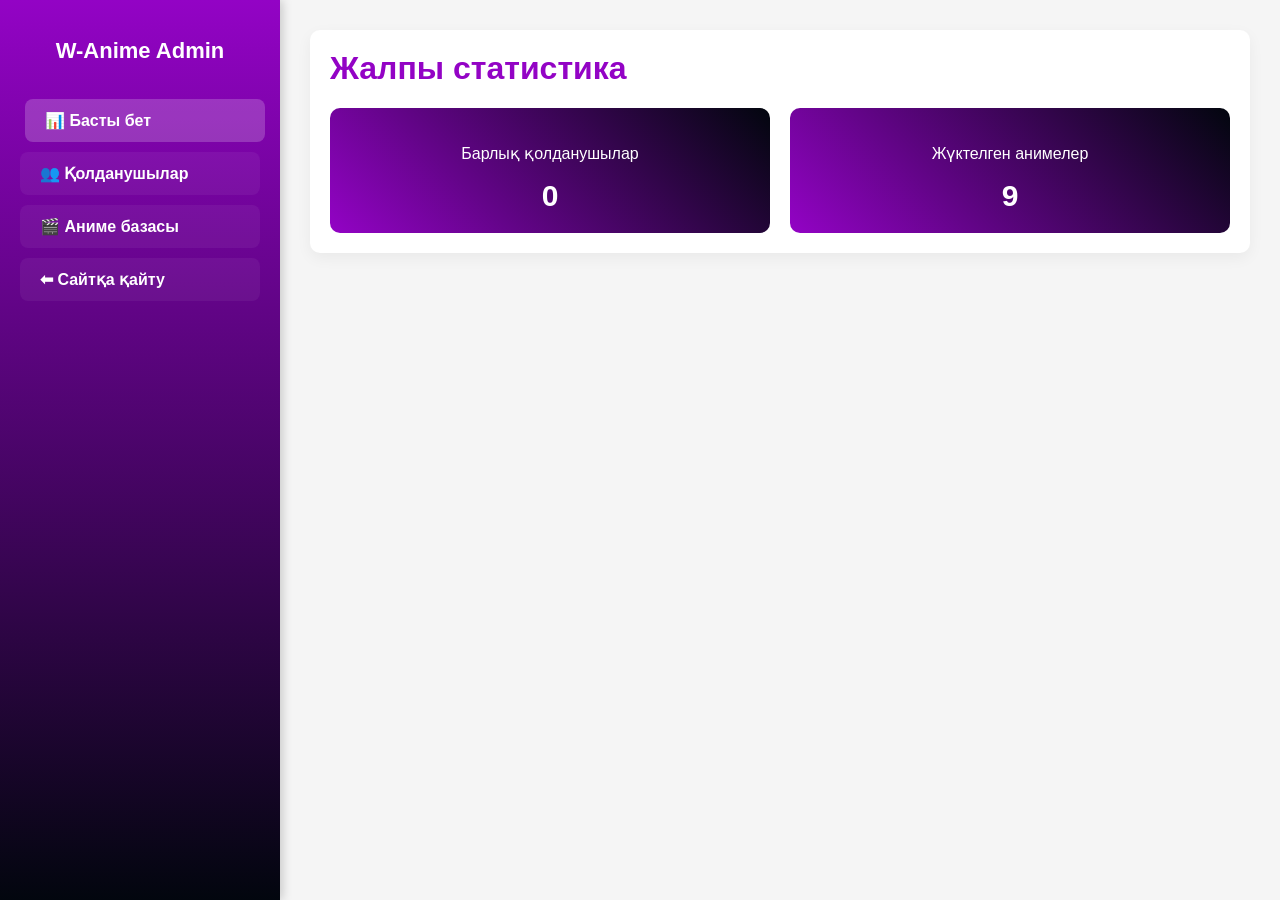
<file: admin.html>
<!DOCTYPE html>
<html lang="kk">
<head>
    <meta charset="UTF-8">
    <meta name="viewport" content="width=device-width, initial-scale=1.0">
    <title>W-Anime | Админ панель</title>
    <style>
        body {
            margin: 0;
            font-family: Arial, sans-serif;
            display: flex;
            height: 100vh;
            background: #f5f5f5;
            color: #222;
        }

        /* Бүйірлік мәзір */
        .sidebar {
            width: 260px;
            background: linear-gradient(180deg, #9303C5, #02060E);
            color: white;
            display: flex;
            flex-direction: column;
            padding: 20px 10px;
            box-shadow: 2px 0 10px rgba(0,0,0,0.2);
            flex-shrink: 0;
        }

        .sidebar h2 {
            text-align: center;
            margin-bottom: 30px;
            font-size: 22px;
        }

        .nav-item {
            padding: 12px 20px;
            margin: 5px 10px;
            background: rgba(255, 255, 255, 0.05);
            border-radius: 8px;
            cursor: pointer;
            color: white;
            font-weight: bold;
            transition: 0.3s;
            text-decoration: none;
            display: block;
        }

        .nav-item:hover, .nav-item.active {
            background: rgba(255, 255, 255, 0.2);
            transform: translateX(5px);
        }

        /* Негізгі контент */
        .content {
            flex-grow: 1;
            padding: 30px;
            overflow-y: auto;
        }

        .section {
            display: none;
            background: white;
            padding: 20px;
            border-radius: 10px;
            box-shadow: 0 5px 15px rgba(0,0,0,0.05);
        }

        .section.active {
            display: block;
        }

        h1 {
            margin-top: 0;
            color: #9303C5;
        }

        .table-responsive {
            width: 100%;
            overflow-x: auto;
            -webkit-overflow-scrolling: touch;
        }

        table {
            width: 100%;
            border-collapse: collapse;
            margin-top: 20px;
            min-width: 500px; 
        }

        th, td {
            padding: 12px;
            text-align: left;
            border-bottom: 1px solid #ddd;
        }

        th {
            background-color: #f4f4f4;
            color: #333;
        }

        .btn-delete {
            background: #e04022;
            color: white;
            border: none;
            padding: 6px 12px;
            border-radius: 5px;
            cursor: pointer;
            transition: 0.3s;
        }

        .btn-delete:hover {
            background: #ff512f;
        }

        .stats-cards {
            display: flex;
            gap: 20px;
        }

        .card {
            background: linear-gradient(45deg, #9303C5, #02060E);
            color: white;
            padding: 20px;
            border-radius: 10px;
            flex: 1;
            text-align: center;
        }

        .card h3 {
            margin: 0;
            font-size: 30px;
        }

        .add-form {
            background: #f9f9f9;
            padding: 20px;
            border-radius: 10px;
            margin-bottom: 20px;
            border: 1px solid #ddd;
            display: grid;
            gap: 10px;
        }

        .add-form input {
            padding: 10px;
            border-radius: 5px;
            border: 1px solid #ccc;
            outline: none;
            width: 100%;
            box-sizing: border-box;
            font-family: inherit;
        }

        .add-form label {
            font-weight: bold;
            color: #444;
            margin-top: 5px;
        }

        /* --- Жанр батырмаларына арналған дизайн --- */
        .genre-container {
            display: flex;
            flex-direction: column;
            gap: 15px;
            margin-top: 5px;
            background: #fff;
            padding: 15px;
            border-radius: 8px;
            border: 1px solid #eee;
        }

        .genre-group h4 {
            margin: 0 0 10px 0;
            color: #777;
            font-size: 14px;
            text-transform: uppercase;
        }

        .genre-buttons {
            display: flex;
            flex-wrap: wrap;
            gap: 8px;
        }

        .genre-btn {
            background: #e0e0e0;
            border: 1px solid #ccc;
            padding: 6px 12px;
            border-radius: 20px;
            cursor: pointer;
            font-size: 13px;
            color: #333;
            transition: all 0.3s ease;
            user-select: none;
        }

        .genre-btn.active {
            background: #9303C5;
            color: white;
            border-color: #9303C5;
            box-shadow: 0 2px 5px rgba(147, 3, 197, 0.4);
        }

        .btn-add {
            padding: 12px;
            background: #9303C5;
            color: white;
            border: none;
            border-radius: 5px;
            cursor: pointer;
            font-weight: bold;
            margin-top: 15px;
            transition: 0.3s;
            font-size: 16px;
        }

        .btn-add:disabled {
            background: #888;
            cursor: not-allowed;
        }

        @media (max-width: 768px) {
            body {
                flex-direction: column;
                height: auto;
            }

            .sidebar {
                width: 100%;
                flex-direction: row;
                flex-wrap: wrap;
                padding: 15px 10px;
                box-sizing: border-box;
                justify-content: center;
            }

            .sidebar h2 {
                width: 100%;
                margin-bottom: 15px;
            }

            .nav-item {
                flex: 1 1 auto;
                text-align: center;
                margin: 5px;
                padding: 10px;
                font-size: 14px;
            }

            .content {
                padding: 15px;
            }

            .stats-cards {
                flex-direction: column;
            }
        }
    </style>
</head>
<body>

    <div class="sidebar">
        <h2>W-Anime Admin</h2>
        <div class="nav-item active" onclick="switchTab('dashboard', this)">📊 Басты бет</div>
        <div class="nav-item" onclick="switchTab('users', this)">👥 Қолданушылар</div>
        <div class="nav-item" onclick="switchTab('anime', this)">🎬 Аниме базасы</div>
        <a href="index.html" class="nav-item">⬅ Сайтқа қайту</a>
    </div>

    <div class="content">
        <div id="dashboard" class="section active">
            <h1>Жалпы статистика</h1>
            <div class="stats-cards">
                <div class="card">
                    <p>Барлық қолданушылар</p>
                    <h3 id="stat-users">0</h3>
                </div>
                <div class="card">
                    <p>Жүктелген анимелер</p>
                    <h3 id="stat-anime">0</h3>
                </div>
            </div>
        </div>

        <div id="users" class="section">
            <h1>Қолданушыларды басқару</h1>
            <div class="table-responsive">
                <table>
                    <thead>
                        <tr>
                            <th>№</th>
                            <th>Логин</th>
                            <th>Құпия сөз</th>
                            <th>Әрекет</th>
                        </tr>
                    </thead>
                    <tbody id="users-tbody"></tbody>
                </table>
            </div>
        </div>

        <div id="anime" class="section">
            <div class="add-form">
                <h3>Жаңа аниме қосу</h3>
                
                <label>Аниме атауы:</label>
                <input type="text" id="new-title" placeholder="Аниме атауын жазыңыз">
                
                <label>Обложка (сілтемесі немесе атауы):</label>
                <input type="text" id="new-img" placeholder="Суреттің сілтемесін (url) немесе атауын жазыңыз">
                
                <label>Жанрлар (бірнешеуін таңдауға болады):</label>
                <div class="genre-container" id="genre-container">
                    
                    <div class="genre-group">
                        <h4>Демографические группы</h4>
                        <div class="genre-buttons">
                            <button type="button" class="genre-btn" data-value="Сёнэн">Сёнэн</button>
                            <button type="button" class="genre-btn" data-value="Сёдзё">Сёдзё</button>
                            <button type="button" class="genre-btn" data-value="Сэйнэн">Сэйнэн</button>
                            <button type="button" class="genre-btn" data-value="Дзёсэй">Дзёсэй</button>
                            <button type="button" class="genre-btn" data-value="Кодомо">Кодомо</button>
                        </div>
                    </div>

                    <div class="genre-group">
                        <h4>Основные жанры</h4>
                        <div class="genre-buttons">
                            <button type="button" class="genre-btn" data-value="Экшен">Экшен</button>
                            <button type="button" class="genre-btn" data-value="Фэнтези">Фэнтези</button>
                            <button type="button" class="genre-btn" data-value="Комедия">Комедия</button>
                            <button type="button" class="genre-btn" data-value="Романтика">Романтика</button>
                            <button type="button" class="genre-btn" data-value="Драма">Драма</button>
                            <button type="button" class="genre-btn" data-value="Приключения">Приключения</button>
                            <button type="button" class="genre-btn" data-value="Фантастика">Фантастика</button>
                            <button type="button" class="genre-btn" data-value="Ужасы">Ужасы</button>
                            <button type="button" class="genre-btn" data-value="Детектив">Детектив</button>
                            <button type="button" class="genre-btn" data-value="Повседневность">Повседневность</button>
                            <button type="button" class="genre-btn" data-value="Психология">Психология</button>
                            <button type="button" class="genre-btn" data-value="Триллер">Триллер</button>
                            <button type="button" class="genre-btn" data-value="Мистика">Мистика</button>
                        </div>
                    </div>

                    <div class="genre-group">
                        <h4>Специфические направления</h4>
                        <div class="genre-buttons">
                            <button type="button" class="genre-btn" data-value="Исекай">Исекай</button>
                            <button type="button" class="genre-btn" data-value="Меха">Меха</button>
                            <button type="button" class="genre-btn" data-value="Спокон">Спокон</button>
                            <button type="button" class="genre-btn" data-value="Махо-сёдзё">Махо-сёдзё</button>
                            <button type="button" class="genre-btn" data-value="Киберпанк">Киберпанк</button>
                            <button type="button" class="genre-btn" data-value="Постапокалипсис">Постапокалипсис</button>
                            <button type="button" class="genre-btn" data-value="Пародия">Пародия</button>
                            <button type="button" class="genre-btn" data-value="Гарем">Гарем</button>
                            <button type="button" class="genre-btn" data-value="Этти">Этти</button>
                            <button type="button" class="genre-btn" data-value="Самурайский боевик">Самурайский боевик</button>
                            <button type="button" class="genre-btn" data-value="Школа">Школа</button>
                            <button type="button" class="genre-btn" data-value="Военное">Военное</button>
                            <button type="button" class="genre-btn" data-value="Музыкальный">Музыкальный</button>
                        </div>
                    </div>

                </div>
                
                <button class="btn-add" id="btn-add-anime" onclick="addNewAnime()">Каталогқа қосу (Добавить)</button>
            </div>

            <div class="table-responsive">
                <table>
                    <thead>
                        <tr>
                            <th>ID</th>
                            <th>Атауы</th>
                            <th>Жанрлар</th>
                            <th>Әрекет</th>
                        </tr>
                    </thead>
                    <tbody id="anime-table-body"></tbody>
                </table>
            </div>
        </div>
    </div>

<div id="episode-modal" style="display:none; position: fixed; top: 0; left: 0; width: 100%; height: 100%; background: rgba(0,0,0,0.7); z-index: 1000; justify-content: center; align-items: center; padding: 10px; box-sizing: border-box;">
    <div style="background: white; padding: 25px; border-radius: 12px; width: 90%; max-width: 450px; position: relative; color: #333; box-sizing: border-box;">
        <span onclick="closeEpisodeModal()" style="position: absolute; top: 10px; right: 15px; cursor: pointer; font-size: 24px; color: #888;">&times;</span>
        <h2 id="modal-anime-title" style="color: #9303C5; margin-top: 0; font-size: 20px;">Аниме атауы</h2>
        
        <div style="margin-bottom: 20px; display: grid; gap: 10px;">
            <input type="text" id="ep-title" placeholder="Бөлім атауы (мысалы: 1-бөлім)" style="padding: 10px; border: 1px solid #ccc; border-radius: 5px; width: 100%; box-sizing: border-box;">
            <input type="text" id="ep-src" placeholder="Видео сілтемесі (iframe src)" style="padding: 10px; border: 1px solid #ccc; border-radius: 5px; width: 100%; box-sizing: border-box;">
            <button onclick="addEpisode()" style="padding: 10px; background: #9303C5; color: white; border: none; border-radius: 5px; cursor: pointer; font-weight: bold; width: 100%;">Бөлімді қосу</button>
        </div>
        
        <h4 style="margin-bottom: 10px; border-bottom: 1px solid #eee; padding-bottom: 5px;">Қосылған бөлімдер:</h4>
        <div id="episodes-list" style="max-height: 200px; overflow-y: auto; font-size: 14px;">
        </div>
    </div>
</div>

    <script>
        // Жанр батырмаларына басу логикасы (белсенді ету/алып тастау)
        document.querySelectorAll('.genre-btn').forEach(button => {
            button.addEventListener('click', function() {
                this.classList.toggle('active');
            });
        });

        function switchTab(tabId, element) {
            document.querySelectorAll('.section').forEach(sec => sec.classList.remove('active'));
            document.getElementById(tabId).classList.add('active');
            document.querySelectorAll('.nav-item').forEach(nav => nav.classList.remove('active'));
            element.classList.add('active');
            loadData();
        }

        function loadData() {
            let users = JSON.parse(localStorage.getItem('users')) || {};
            let userKeys = Object.keys(users);
            document.getElementById('stat-users').innerText = userKeys.length;
            
            let uTbody = document.getElementById('users-tbody');
            uTbody.innerHTML = '';
            userKeys.forEach((user, i) => {
                uTbody.innerHTML += `
                    <tr>
                        <td>${i+1}</td>
                        <td><b>${user}</b></td>
                        <td>${users[user]}</td>
                        <td><button class="btn-delete" onclick="deleteUser('${user}')">Өшіру</button></td>
                    </tr>`;
            });

            let animeData = JSON.parse(localStorage.getItem('animeData')) || [];
            document.getElementById('stat-anime').innerText = animeData.length;
            
            let aTbody = document.getElementById('anime-table-body');
            aTbody.innerHTML = '';
            animeData.forEach(item => {
                let genresText = Array.isArray(item.genres) ? item.genres.join(', ') : item.genres;
                
                aTbody.innerHTML += `
                    <tr>
                        <td>${item.id}</td>
                        <td onclick="openEpisodeModal(${item.id})" style="cursor:pointer; color:#9303C5; text-decoration:underline;">
                            <b>${item.title}</b>
                        </td>
                        <td>${genresText}</td>
                        <td><button class="btn-delete" onclick="deleteAnime(${item.id})">Өшіру</button></td>
                    </tr>`;
            });
        }

        function addNewAnime() {
            const title = document.getElementById('new-title').value.trim();
            const imgValue = document.getElementById('new-img').value.trim();

            // Барлық белсенді (басылған) жанрларды жинау
            const activeGenreButtons = document.querySelectorAll('.genre-btn.active');
            const selectedGenres = Array.from(activeGenreButtons).map(btn => btn.getAttribute('data-value'));

            if (!title || !imgValue || selectedGenres.length === 0) {
                alert("Атауын, обложкасын және кем дегенде бір жанрды көрсетіңіз!");
                return;
            }

            let animeData = JSON.parse(localStorage.getItem('animeData')) || [];
            
            const newEntry = {
                id: Date.now(),
                title: title,
                img: imgValue, 
                genres: selectedGenres,
                episodes: [] 
            };

            animeData.push(newEntry);
            localStorage.setItem('animeData', JSON.stringify(animeData));

            document.getElementById('new-title').value = '';
            document.getElementById('new-img').value = '';
            document.querySelectorAll('.genre-btn').forEach(btn => btn.classList.remove('active'));
            
            alert("Аниме сәтті қосылды! Видео бөлімдерін кестедегі аниме атын басу арқылы қоса аласыз.");
            loadData();
        }

        function deleteAnime(id) {
            if(confirm("Бұл анимені өшіруге сенімдісіз бе?")) {
                let animeData = JSON.parse(localStorage.getItem('animeData')) || [];
                animeData = animeData.filter(a => a.id !== id);
                localStorage.setItem('animeData', JSON.stringify(animeData));
                loadData();
            }
        }

        function deleteUser(username) {
            if (confirm(`"${username}" қолданушысын өшіруге сенімдісіз бе?`)) {
                let users = JSON.parse(localStorage.getItem('users')) || {};
                delete users[username];
                localStorage.setItem('users', JSON.stringify(users));
                loadData();
            }
        }

        window.onload = loadData;
        let currentAnimeId = null; 

        function openEpisodeModal(id) {
            currentAnimeId = id;
            const animeData = JSON.parse(localStorage.getItem('animeData')) || [];
            const selectedAnime = animeData.find(a => a.id === id);
            
            if (!selectedAnime) return;

            document.getElementById('modal-anime-title').innerText = selectedAnime.title;
            document.getElementById('episode-modal').style.display = 'flex';
            
            renderEpisodesList();
        }

        function closeEpisodeModal() {
            document.getElementById('episode-modal').style.display = 'none';
            currentAnimeId = null;
        }

        function renderEpisodesList() {
            const animeData = JSON.parse(localStorage.getItem('animeData')) || [];
            const selectedAnime = animeData.find(a => a.id === currentAnimeId);
            const listDiv = document.getElementById('episodes-list');
            
            listDiv.innerHTML = '';
            
            if (selectedAnime.episodes && selectedAnime.episodes.length > 0) {
                selectedAnime.episodes.forEach((ep, index) => {
                    listDiv.innerHTML += `
                        <div style="display: flex; justify-content: space-between; align-items: center; padding: 8px; background: #f9f9f9; margin-bottom: 5px; border-radius: 4px;">
                            <span>${ep.title}</span>
                            <button onclick="deleteEpisode(${index})" style="background:none; border:none; color:red; cursor:pointer;">Өшіру</button>
                        </div>
                    `;
                });
            } else {
                listDiv.innerHTML = '<p style="color:#999; text-align:center;">Бөлімдер әлі қосылмаған</p>';
            }
        }

        function addEpisode() {
            const title = document.getElementById('ep-title').value.trim();
            const src = document.getElementById('ep-src').value.trim();

            if (!title || !src) {
                alert("Бөлім атауын және сілтемесін енгізіңіз!");
                return;
            }

            let animeData = JSON.parse(localStorage.getItem('animeData')) || [];
            const animeIndex = animeData.findIndex(a => a.id === currentAnimeId);

            if (animeIndex === -1) return;

            if (!animeData[animeIndex].episodes) {
                animeData[animeIndex].episodes = [];
            }

            animeData[animeIndex].episodes.push({ title, src });
            localStorage.setItem('animeData', JSON.stringify(animeData));

            document.getElementById('ep-title').value = '';
            document.getElementById('ep-src').value = '';

            renderEpisodesList();
        }

        function deleteEpisode(epIndex) {
            if (!confirm("Бұл бөлімді өшіруді растайсыз ба?")) return;

            let animeData = JSON.parse(localStorage.getItem('animeData')) || [];
            const animeIndex = animeData.findIndex(a => a.id === currentAnimeId);

            if (animeIndex !== -1) {
                animeData[animeIndex].episodes.splice(epIndex, 1);
                localStorage.setItem('animeData', JSON.stringify(animeData));
                renderEpisodesList();
            }
        }
    </script>
</body>
</html>
</file>
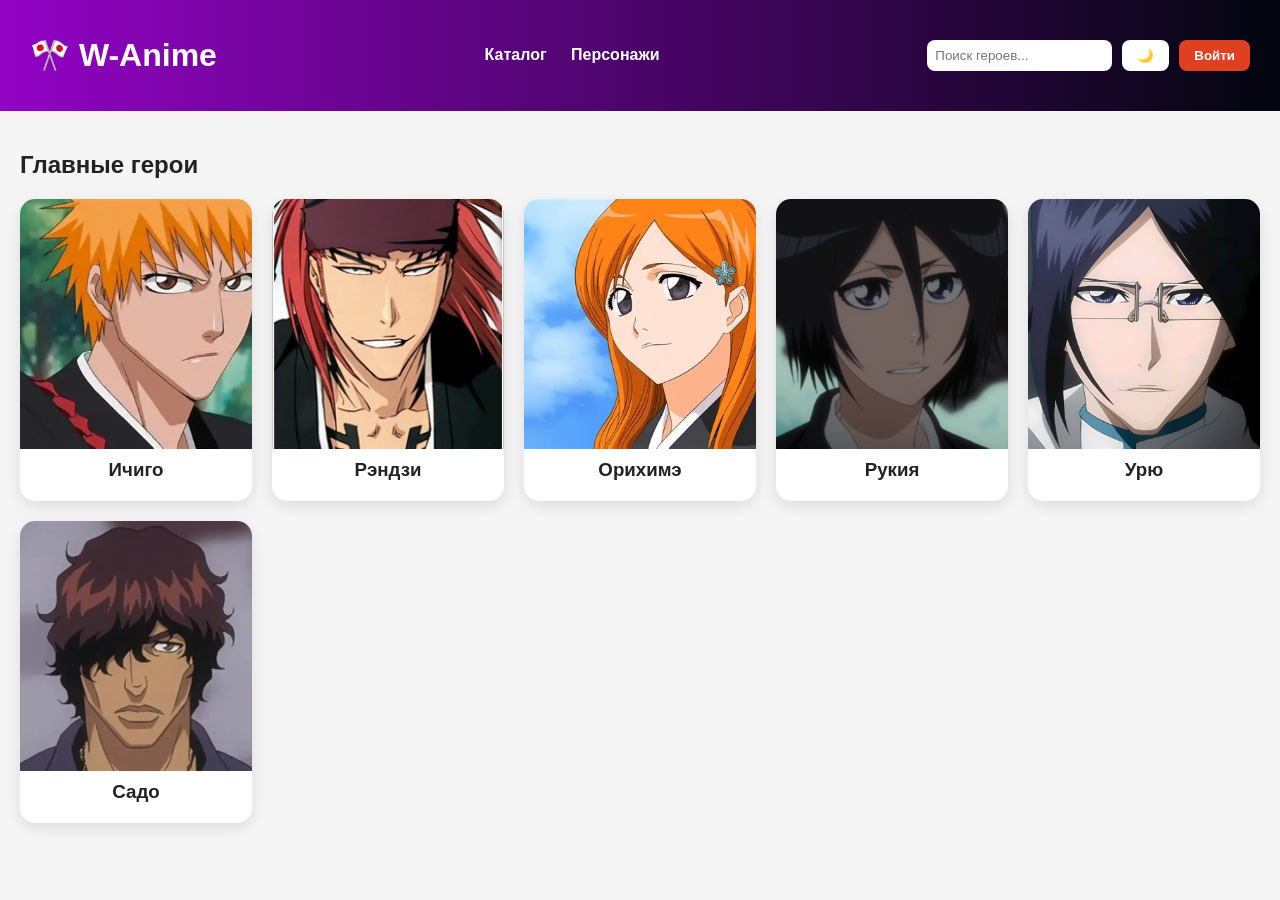
<file: bleach.html>
<!DOCTYPE html>
<html lang="ru">
<head>
	<meta charset="UTF-8">
	<meta name="viewport" content="width=device-width, initial-scale=1.0">
	<title>W-Anime - Главные герои</title>

	<style>
		body {
			margin: 0;
			font-family: Arial, sans-serif;
			transition: 0.3s;
		}

		body.light {
			background: #f5f5f5;
			color: #222;
		}

		body.dark {
			background: #121212;
			color: #fff;
		}

		/* Обновленная шапка */
		header {
			display: flex;
			justify-content: space-between;
			align-items: center;
			padding: 15px 30px;
			background: linear-gradient(90deg, #9303C5, #02060E);
			color: white;
			flex-wrap: wrap;
			gap: 15px;
		}

		.nav a {
			margin: 0 10px;
			text-decoration: none;
			color: white;
			font-weight: bold;
		}

		.header-controls {
			display: flex;
			align-items: center;
			gap: 10px;
			flex-wrap: wrap;
		}

		.search {
			padding: 8px;
			border-radius: 8px;
			border: none;
			outline: none;
			font-family: inherit;
		}

		body.dark .search {
			background: #333;
			color: white;
		}

		.theme-btn {
			padding: 8px 15px;
			border: none;
			border-radius: 8px;
			cursor: pointer;
			background: white;
		}

		body.dark .theme-btn {
			background: #333;
		}

		/* Кнопка входа/выхода */
		.auth-btn {
			padding: 8px 15px;
			border: none;
			border-radius: 8px;
			cursor: pointer;
			background: #e04022;
			color: white;
			font-weight: bold;
			transition: 0.3s;
		}

		.auth-btn:hover {
			background: #ff512f;
		}

		#user-greeting {
			font-weight: bold;
			display: none;
		}

		main {
			padding: 20px;
		}

		.grid {
			display: grid;
			grid-template-columns: repeat(auto-fill, minmax(200px, 1fr));
			gap: 20px;
		}

		.card {
			background: white;
			border-radius: 15px;
			overflow: hidden;
			box-shadow: 0 5px 15px rgba(0,0,0,0.1);
			transition: 0.3s;
			display: flex;
			flex-direction: column;
			text-align: center; /* Центрируем имена */
			padding-bottom: 10px;
		}

		body.dark .card {
			background: #9303C5;
		}

		.card img {
			width: 100%;
			height: 250px;
			object-fit: cover;
		}

		.card h3 {
			margin: 10px;
		}

		.card:hover {
			transform: translateY(-5px);
		}

		/* Стили модального окна авторизации */
		.modal-overlay {
			display: none;
			position: fixed;
			top: 0; left: 0; width: 100%; height: 100%;
			background: rgba(0,0,0,0.6);
			justify-content: center; align-items: center;
			z-index: 1000;
		}

		.modal-content {
			background: white;
			padding: 30px;
			border-radius: 15px;
			width: 300px;
			text-align: center;
			position: relative;
			box-shadow: 0 5px 20px rgba(0,0,0,0.3);
		}

		body.dark .modal-content {
			background: #1e1e1e;
			color: white;
		}

		.close-btn {
			position: absolute;
			top: 10px; right: 15px;
			font-size: 24px;
			cursor: pointer;
			color: #888;
		}

		.close-btn:hover { color: #e04022; }

		.modal-content input {
			width: 90%;
			padding: 10px;
			margin: 10px 0;
			border: 1px solid #ccc;
			border-radius: 8px;
			outline: none;
		}

		body.dark .modal-content input {
			background: #333;
			color: white;
			border: none;
		}

		.modal-content button {
			width: 100%;
			padding: 10px;
			background: #9303C5;
			color: white;
			border: none;
			border-radius: 8px;
			cursor: pointer;
			font-weight: bold;
			margin-top: 10px;
		}

		.modal-content button:hover {
			background: #7a02a3;
		}

		.toggle-auth {
			margin-top: 15px;
			font-size: 14px;
			cursor: pointer;
			color: #e04022;
			text-decoration: underline;
		}
	</style>
</head>

<body class="light">

<header>
	<h1>🎌 W-Anime</h1>

	<nav class="nav">
		<a href="index.html">Каталог</a>
		<a href="chasters.html">Персонажи</a>
	</nav>

	<div class="header-controls">
		<input type="text" id="search" class="search" placeholder="Поиск героев...">
		<button onclick="toggleTheme()" id="themeBtn" class="theme-btn">🌙</button>
		
		<span id="user-greeting">Привет, <span id="username-display"></span>!</span>
		<button id="auth-main-btn" class="auth-btn" onclick="openAuthModal()">Войти</button>
	</div>
</header>

<main>
	<h2>Главные герои</h2>

	<div class="grid" id="animeList"></div>
</main>

<div class="modal-overlay" id="auth-modal">
	<div class="modal-content">
		<span class="close-btn" onclick="closeAuthModal()">×</span>
		<h2 id="modal-title">Вход</h2>
		
		<input type="text" id="username-input" placeholder="Имя пользователя">
		<input type="password" id="password-input" placeholder="Пароль">
		
		<button id="submit-auth-btn" onclick="handleAuth()">Войти</button>
		
		<div class="toggle-auth" onclick="toggleAuthMode()">
			Нет аккаунта? Зарегистрироваться
		</div>
	</div>
</div>

<script>
	const anime = [
		{ 
			title: "Ичиго", 
			img: "kur.webp",
		},
		{ 
			title: "Рэндзи", 
			img: "ren.jpg",
		},
		{ 
			title: "Орихимэ", 
			img: "ori.webp",
		},
		{ 
			title: "Рукия", 
			img: "rukia.png",
		},
		{ 
			title: "Урю", 
			img: "ury.jpg",
		},
		{ 
			title: "Садо", 
			img: "sado.webp",
		},
	];

	const list = document.getElementById('animeList');
	const search = document.getElementById('search');
	const themeBtn = document.getElementById('themeBtn');

	// --- 1. ТЕМА ---
	function initTheme() {
		const savedTheme = localStorage.getItem('theme');
		if (savedTheme === 'dark') {
			document.body.classList.add('dark');
			themeBtn.textContent = '☀️';
		} else {
			document.body.classList.remove('dark');
			themeBtn.textContent = '🌙';
		}
	}

	function toggleTheme() {
		document.body.classList.toggle('dark');
		const isDark = document.body.classList.contains('dark');
		
		if (isDark) {
			themeBtn.textContent = '☀️';
			localStorage.setItem('theme', 'dark');
		} else {
			themeBtn.textContent = '🌙';
			localStorage.setItem('theme', 'light');
		}
	}

	// --- 2. ОПТИМИЗИРОВАННЫЙ РЕНДЕР И ПОИСК ---
	function render(data) {
		const htmlString = data.map(a => {
			return `
				<div class="card">
					<img src="${a.img}" alt="${a.title}">
					<h3>${a.title}</h3>
				</div>
			`;
		}).join('');

		list.innerHTML = htmlString;
	}

	search.addEventListener("input", () => {
		const value = search.value.toLowerCase();
		const filtered = anime.filter(a => a.title.toLowerCase().includes(value));
		render(filtered);
	});

	// --- 3. РЕГИСТРАЦИЯ И АВТОРИЗАЦИЯ ---
	let isLoginMode = true;

	function checkAuth() {
		const currentUser = localStorage.getItem('currentUser');
		const greeting = document.getElementById('user-greeting');
		const nameDisplay = document.getElementById('username-display');
		const mainBtn = document.getElementById('auth-main-btn');

		if (currentUser) {
			greeting.style.display = 'inline';
			nameDisplay.innerText = currentUser;
			mainBtn.innerText = 'Выйти';
			mainBtn.onclick = logout;
		} else {
			greeting.style.display = 'none';
			mainBtn.innerText = 'Войти';
			mainBtn.onclick = openAuthModal;
		}
	}

	function openAuthModal() {
		document.getElementById('auth-modal').style.display = 'flex';
		setLoginMode(true);
	}

	function closeAuthModal() {
		document.getElementById('auth-modal').style.display = 'none';
		document.getElementById('username-input').value = '';
		document.getElementById('password-input').value = '';
	}

	function toggleAuthMode() {
		setLoginMode(!isLoginMode);
	}

	function setLoginMode(mode) {
		isLoginMode = mode;
		const title = document.getElementById('modal-title');
		const submitBtn = document.getElementById('submit-auth-btn');
		const toggleText = document.querySelector('.toggle-auth');

		if (isLoginMode) {
			title.innerText = 'Вход';
			submitBtn.innerText = 'Войти';
			toggleText.innerText = 'Нет аккаунта? Зарегистрироваться';
		} else {
			title.innerText = 'Регистрация';
			submitBtn.innerText = 'Зарегистрироваться';
			toggleText.innerText = 'Уже есть аккаунт? Войти';
		}
	}

	function handleAuth() {
		const username = document.getElementById('username-input').value.trim();
		const password = document.getElementById('password-input').value.trim();

		if (!username || !password) {
			alert("Заполните все поля!");
			return;
		}

		let users = JSON.parse(localStorage.getItem('users')) || {};

		if (isLoginMode) {
			if (users[username] && users[username] === password) {
				localStorage.setItem('currentUser', username);
				closeAuthModal();
				checkAuth();
			} else {
				alert("Неверное имя пользователя или пароль!");
			}
		} else {
			if (users[username]) {
				alert("Пользователь с таким именем уже существует!");
			} else {
				users[username] = password;
				localStorage.setItem('users', JSON.stringify(users));
				localStorage.setItem('currentUser', username); 
				alert("Регистрация прошла успешно!");
				closeAuthModal();
				checkAuth();
			}
		}
	}

	function logout() {
		localStorage.removeItem('currentUser');
		checkAuth();
	}

	// Инициализация при загрузке
	initTheme();
	checkAuth();
	render(anime);
</script>

</body>
</html>
</file>
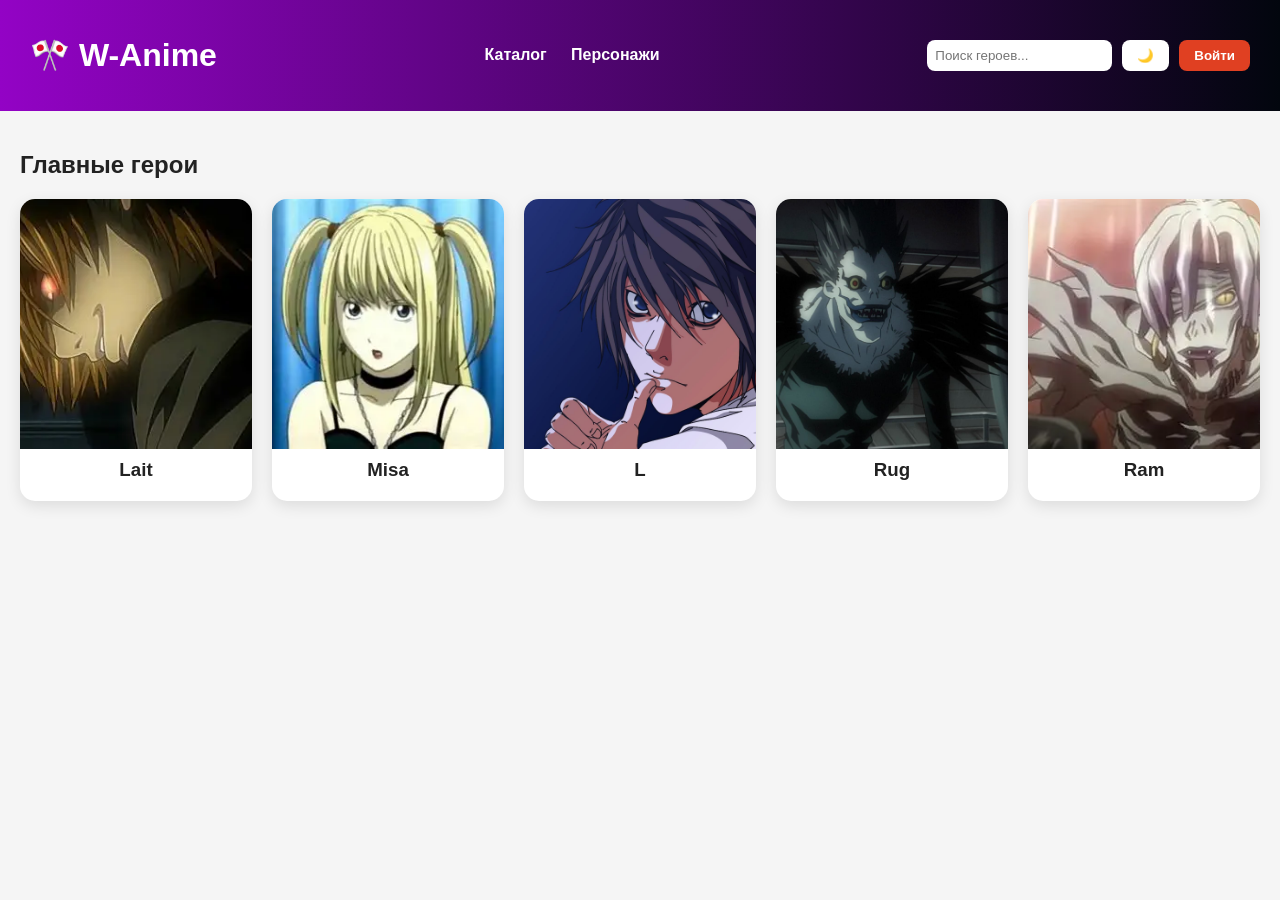
<file: death.html>
<!DOCTYPE html>
<html lang="ru">
<head>
	<meta charset="UTF-8">
	<meta name="viewport" content="width=device-width, initial-scale=1.0">
	<title>W-Anime - Главные герои</title>

	<style>
		body {
			margin: 0;
			font-family: Arial, sans-serif;
			transition: 0.3s;
		}

		body.light {
			background: #f5f5f5;
			color: #222;
		}

		body.dark {
			background: #121212;
			color: #fff;
		}

		/* Обновленная шапка */
		header {
			display: flex;
			justify-content: space-between;
			align-items: center;
			padding: 15px 30px;
			background: linear-gradient(90deg, #9303C5, #02060E);
			color: white;
			flex-wrap: wrap;
			gap: 15px;
		}

		.nav a {
			margin: 0 10px;
			text-decoration: none;
			color: white;
			font-weight: bold;
		}

		.header-controls {
			display: flex;
			align-items: center;
			gap: 10px;
			flex-wrap: wrap;
		}

		.search {
			padding: 8px;
			border-radius: 8px;
			border: none;
			outline: none;
			font-family: inherit;
		}

		body.dark .search {
			background: #333;
			color: white;
		}

		.theme-btn {
			padding: 8px 15px;
			border: none;
			border-radius: 8px;
			cursor: pointer;
			background: white;
		}

		body.dark .theme-btn {
			background: #333;
		}

		/* Кнопка входа/выхода */
		.auth-btn {
			padding: 8px 15px;
			border: none;
			border-radius: 8px;
			cursor: pointer;
			background: #e04022;
			color: white;
			font-weight: bold;
			transition: 0.3s;
		}

		.auth-btn:hover {
			background: #ff512f;
		}

		#user-greeting {
			font-weight: bold;
			display: none;
		}

		main {
			padding: 20px;
		}

		.grid {
			display: grid;
			grid-template-columns: repeat(auto-fill, minmax(200px, 1fr));
			gap: 20px;
		}

		.card {
			background: white;
			border-radius: 15px;
			overflow: hidden;
			box-shadow: 0 5px 15px rgba(0,0,0,0.1);
			transition: 0.3s;
			display: flex;
			flex-direction: column;
			text-align: center; /* Центрируем имена */
			padding-bottom: 10px;
		}

		body.dark .card {
			background: #9303C5;
		}

		.card img {
			width: 100%;
			height: 250px;
			object-fit: cover;
		}

		.card h3 {
			margin: 10px;
		}

		.card:hover {
			transform: translateY(-5px);
		}

		/* Стили модального окна авторизации */
		.modal-overlay {
			display: none;
			position: fixed;
			top: 0; left: 0; width: 100%; height: 100%;
			background: rgba(0,0,0,0.6);
			justify-content: center; align-items: center;
			z-index: 1000;
		}

		.modal-content {
			background: white;
			padding: 30px;
			border-radius: 15px;
			width: 300px;
			text-align: center;
			position: relative;
			box-shadow: 0 5px 20px rgba(0,0,0,0.3);
		}

		body.dark .modal-content {
			background: #1e1e1e;
			color: white;
		}

		.close-btn {
			position: absolute;
			top: 10px; right: 15px;
			font-size: 24px;
			cursor: pointer;
			color: #888;
		}

		.close-btn:hover { color: #e04022; }

		.modal-content input {
			width: 90%;
			padding: 10px;
			margin: 10px 0;
			border: 1px solid #ccc;
			border-radius: 8px;
			outline: none;
		}

		body.dark .modal-content input {
			background: #333;
			color: white;
			border: none;
		}

		.modal-content button {
			width: 100%;
			padding: 10px;
			background: #9303C5;
			color: white;
			border: none;
			border-radius: 8px;
			cursor: pointer;
			font-weight: bold;
			margin-top: 10px;
		}

		.modal-content button:hover {
			background: #7a02a3;
		}

		.toggle-auth {
			margin-top: 15px;
			font-size: 14px;
			cursor: pointer;
			color: #e04022;
			text-decoration: underline;
		}
	</style>
</head>

<body class="light">

<header>
	<h1>🎌 W-Anime</h1>

	<nav class="nav">
		<a href="index.html">Каталог</a>
		<a href="chasters.html">Персонажи</a>
	</nav>

	<div class="header-controls">
		<input type="text" id="search" class="search" placeholder="Поиск героев...">
		<button onclick="toggleTheme()" id="themeBtn" class="theme-btn">🌙</button>
		
		<span id="user-greeting">Привет, <span id="username-display"></span>!</span>
		<button id="auth-main-btn" class="auth-btn" onclick="openAuthModal()">Войти</button>
	</div>
</header>

<main>
	<h2>Главные герои</h2>

	<div class="grid" id="animeList"></div>
</main>

<div class="modal-overlay" id="auth-modal">
	<div class="modal-content">
		<span class="close-btn" onclick="closeAuthModal()">×</span>
		<h2 id="modal-title">Вход</h2>
		
		<input type="text" id="username-input" placeholder="Имя пользователя">
		<input type="password" id="password-input" placeholder="Пароль">
		
		<button id="submit-auth-btn" onclick="handleAuth()">Войти</button>
		
		<div class="toggle-auth" onclick="toggleAuthMode()">
			Нет аккаунта? Зарегистрироваться
		</div>
	</div>
</div>

<script>
	const anime = [
		{ 
			title: "Lait", 
			img: "Lait.webp",
		},
		{ 
			title: "Misa", 
			img: "Misa.webp",
		},
		{ 
			title: "L", 
			img: "L.jfif",
		},
		{ 
			title: "Rug", 
			img: "Rug.jpg",
		},
		{ 
			title: "Ram", 
			img: "Ram.webp",
		},
	];

	const list = document.getElementById('animeList');
	const search = document.getElementById('search');
	const themeBtn = document.getElementById('themeBtn');

	// --- 1. ТЕМА ---
	function initTheme() {
		const savedTheme = localStorage.getItem('theme');
		if (savedTheme === 'dark') {
			document.body.classList.add('dark');
			themeBtn.textContent = '☀️';
		} else {
			document.body.classList.remove('dark');
			themeBtn.textContent = '🌙';
		}
	}

	function toggleTheme() {
		document.body.classList.toggle('dark');
		const isDark = document.body.classList.contains('dark');
		
		if (isDark) {
			themeBtn.textContent = '☀️';
			localStorage.setItem('theme', 'dark');
		} else {
			themeBtn.textContent = '🌙';
			localStorage.setItem('theme', 'light');
		}
	}

	// --- 2. ОПТИМИЗИРОВАННЫЙ РЕНДЕР И ПОИСК ---
	function render(data) {
		const htmlString = data.map(a => {
			return `
				<div class="card">
					<img src="${a.img}" alt="${a.title}">
					<h3>${a.title}</h3>
				</div>
			`;
		}).join('');

		list.innerHTML = htmlString;
	}

	search.addEventListener("input", () => {
		const value = search.value.toLowerCase();
		const filtered = anime.filter(a => a.title.toLowerCase().includes(value));
		render(filtered);
	});

	// --- 3. РЕГИСТРАЦИЯ И АВТОРИЗАЦИЯ ---
	let isLoginMode = true;

	function checkAuth() {
		const currentUser = localStorage.getItem('currentUser');
		const greeting = document.getElementById('user-greeting');
		const nameDisplay = document.getElementById('username-display');
		const mainBtn = document.getElementById('auth-main-btn');

		if (currentUser) {
			greeting.style.display = 'inline';
			nameDisplay.innerText = currentUser;
			mainBtn.innerText = 'Выйти';
			mainBtn.onclick = logout;
		} else {
			greeting.style.display = 'none';
			mainBtn.innerText = 'Войти';
			mainBtn.onclick = openAuthModal;
		}
	}

	function openAuthModal() {
		document.getElementById('auth-modal').style.display = 'flex';
		setLoginMode(true);
	}

	function closeAuthModal() {
		document.getElementById('auth-modal').style.display = 'none';
		document.getElementById('username-input').value = '';
		document.getElementById('password-input').value = '';
	}

	function toggleAuthMode() {
		setLoginMode(!isLoginMode);
	}

	function setLoginMode(mode) {
		isLoginMode = mode;
		const title = document.getElementById('modal-title');
		const submitBtn = document.getElementById('submit-auth-btn');
		const toggleText = document.querySelector('.toggle-auth');

		if (isLoginMode) {
			title.innerText = 'Вход';
			submitBtn.innerText = 'Войти';
			toggleText.innerText = 'Нет аккаунта? Зарегистрироваться';
		} else {
			title.innerText = 'Регистрация';
			submitBtn.innerText = 'Зарегистрироваться';
			toggleText.innerText = 'Уже есть аккаунт? Войти';
		}
	}

	function handleAuth() {
		const username = document.getElementById('username-input').value.trim();
		const password = document.getElementById('password-input').value.trim();

		if (!username || !password) {
			alert("Заполните все поля!");
			return;
		}

		let users = JSON.parse(localStorage.getItem('users')) || {};

		if (isLoginMode) {
			if (users[username] && users[username] === password) {
				localStorage.setItem('currentUser', username);
				closeAuthModal();
				checkAuth();
			} else {
				alert("Неверное имя пользователя или пароль!");
			}
		} else {
			if (users[username]) {
				alert("Пользователь с таким именем уже существует!");
			} else {
				users[username] = password;
				localStorage.setItem('users', JSON.stringify(users));
				localStorage.setItem('currentUser', username); 
				alert("Регистрация прошла успешно!");
				closeAuthModal();
				checkAuth();
			}
		}
	}

	function logout() {
		localStorage.removeItem('currentUser');
		checkAuth();
	}

	// Инициализация при загрузке
	initTheme();
	checkAuth();
	render(anime);
</script>

</body>
</html>
</file>
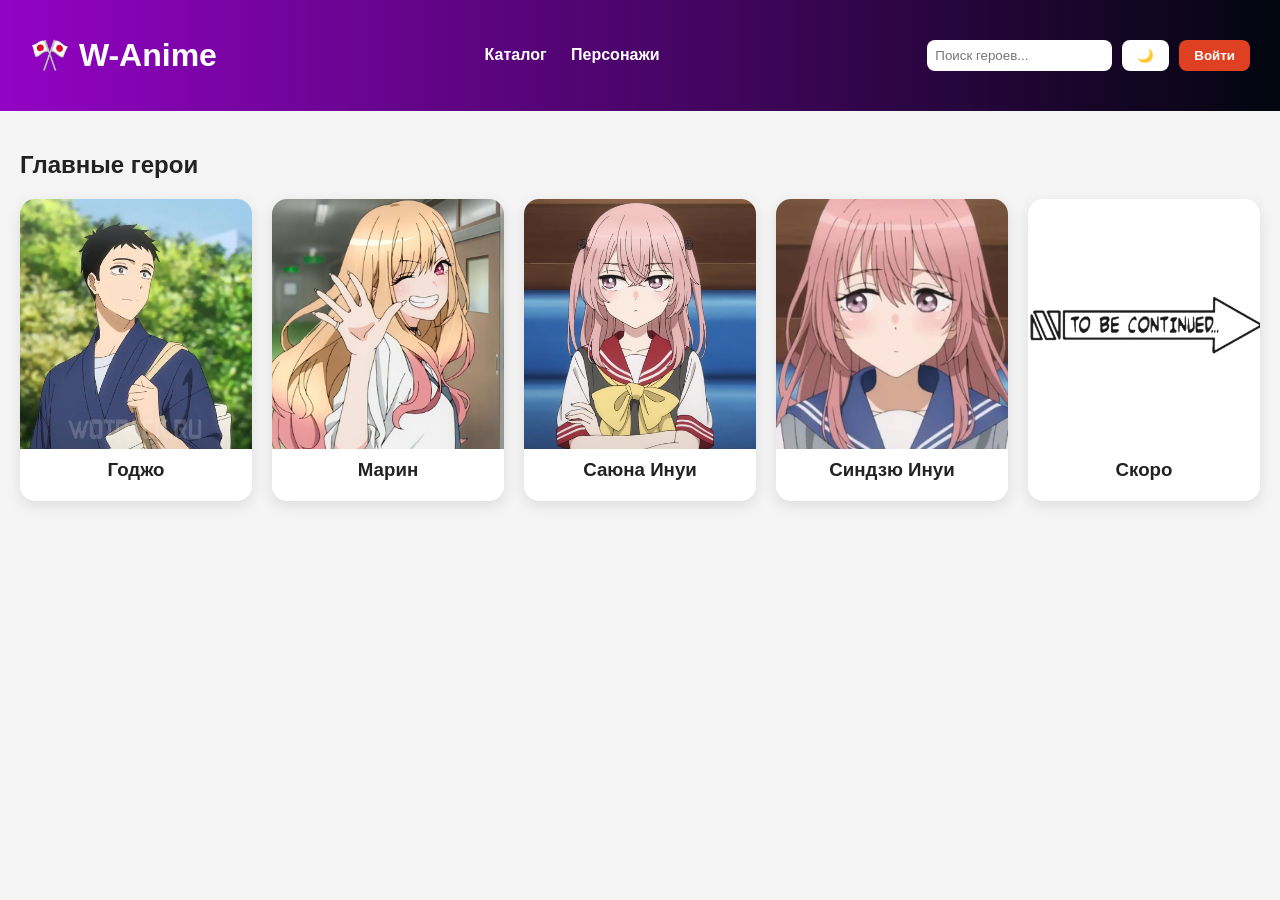
<file: Shiko.html>
<!DOCTYPE html>
<html lang="ru">
<head>
	<meta charset="UTF-8">
	<meta name="viewport" content="width=device-width, initial-scale=1.0">
	<title>W-Anime - Главные герои</title>

	<style>
		body {
			margin: 0;
			font-family: Arial, sans-serif;
			transition: 0.3s;
		}

		body.light {
			background: #f5f5f5;
			color: #222;
		}

		body.dark {
			background: #121212;
			color: #fff;
		}

		/* Обновленная шапка */
		header {
			display: flex;
			justify-content: space-between;
			align-items: center;
			padding: 15px 30px;
			background: linear-gradient(90deg, #9303C5, #02060E);
			color: white;
			flex-wrap: wrap;
			gap: 15px;
		}

		.nav a {
			margin: 0 10px;
			text-decoration: none;
			color: white;
			font-weight: bold;
		}

		.header-controls {
			display: flex;
			align-items: center;
			gap: 10px;
			flex-wrap: wrap;
		}

		.search {
			padding: 8px;
			border-radius: 8px;
			border: none;
			outline: none;
			font-family: inherit;
		}

		body.dark .search {
			background: #333;
			color: white;
		}

		.theme-btn {
			padding: 8px 15px;
			border: none;
			border-radius: 8px;
			cursor: pointer;
			background: white;
		}

		body.dark .theme-btn {
			background: #333;
		}

		/* Кнопка входа/выхода */
		.auth-btn {
			padding: 8px 15px;
			border: none;
			border-radius: 8px;
			cursor: pointer;
			background: #e04022;
			color: white;
			font-weight: bold;
			transition: 0.3s;
		}

		.auth-btn:hover {
			background: #ff512f;
		}

		#user-greeting {
			font-weight: bold;
			display: none;
		}

		main {
			padding: 20px;
		}

		.grid {
			display: grid;
			grid-template-columns: repeat(auto-fill, minmax(200px, 1fr));
			gap: 20px;
		}

		.card {
			background: white;
			border-radius: 15px;
			overflow: hidden;
			box-shadow: 0 5px 15px rgba(0,0,0,0.1);
			transition: 0.3s;
			display: flex;
			flex-direction: column;
			text-align: center; /* Центрируем имена */
			padding-bottom: 10px;
		}

		body.dark .card {
			background: #9303C5;
		}

		.card img {
			width: 100%;
			height: 250px;
			object-fit: cover;
		}

		.card h3 {
			margin: 10px;
		}

		.card:hover {
			transform: translateY(-5px);
		}

		/* Стили модального окна авторизации */
		.modal-overlay {
			display: none;
			position: fixed;
			top: 0; left: 0; width: 100%; height: 100%;
			background: rgba(0,0,0,0.6);
			justify-content: center; align-items: center;
			z-index: 1000;
		}

		.modal-content {
			background: white;
			padding: 30px;
			border-radius: 15px;
			width: 300px;
			text-align: center;
			position: relative;
			box-shadow: 0 5px 20px rgba(0,0,0,0.3);
		}

		body.dark .modal-content {
			background: #1e1e1e;
			color: white;
		}

		.close-btn {
			position: absolute;
			top: 10px; right: 15px;
			font-size: 24px;
			cursor: pointer;
			color: #888;
		}

		.close-btn:hover { color: #e04022; }

		.modal-content input {
			width: 90%;
			padding: 10px;
			margin: 10px 0;
			border: 1px solid #ccc;
			border-radius: 8px;
			outline: none;
		}

		body.dark .modal-content input {
			background: #333;
			color: white;
			border: none;
		}

		.modal-content button {
			width: 100%;
			padding: 10px;
			background: #9303C5;
			color: white;
			border: none;
			border-radius: 8px;
			cursor: pointer;
			font-weight: bold;
			margin-top: 10px;
		}

		.modal-content button:hover {
			background: #7a02a3;
		}

		.toggle-auth {
			margin-top: 15px;
			font-size: 14px;
			cursor: pointer;
			color: #e04022;
			text-decoration: underline;
		}
	</style>
</head>

<body class="light">

<header>
	<h1>🎌 W-Anime</h1>

	<nav class="nav">
		<a href="index.html">Каталог</a>
		<a href="chasters.html">Персонажи</a>
	</nav>

	<div class="header-controls">
		<input type="text" id="search" class="search" placeholder="Поиск героев...">
		<button onclick="toggleTheme()" id="themeBtn" class="theme-btn">🌙</button>
		
		<span id="user-greeting">Привет, <span id="username-display"></span>!</span>
		<button id="auth-main-btn" class="auth-btn" onclick="openAuthModal()">Войти</button>
	</div>
</header>

<main>
	<h2>Главные герои</h2>

	<div class="grid" id="animeList"></div>
</main>

<div class="modal-overlay" id="auth-modal">
	<div class="modal-content">
		<span class="close-btn" onclick="closeAuthModal()">×</span>
		<h2 id="modal-title">Вход</h2>
		
		<input type="text" id="username-input" placeholder="Имя пользователя">
		<input type="password" id="password-input" placeholder="Пароль">
		
		<button id="submit-auth-btn" onclick="handleAuth()">Войти</button>
		
		<div class="toggle-auth" onclick="toggleAuthMode()">
			Нет аккаунта? Зарегистрироваться
		</div>
	</div>
</div>

<script>
	const anime = [
		{ 
			title: "Годжо", 
			img: "2.webp",
		},
		{ 
			title: "Марин", 
			img: "R.jfif",
		},
		{ 
			title: "Саюна Инуи", 
			img: "saj.webp",
		},
		{ 
			title: "Синдзю Инуи", 
			img: "nn.webp",
		},
		{ 
			title: "Скоро",
			img: "to-be.png" 
		}
	];

	const list = document.getElementById('animeList');
	const search = document.getElementById('search');
	const themeBtn = document.getElementById('themeBtn');

	// --- 1. ТЕМА ---
	function initTheme() {
		const savedTheme = localStorage.getItem('theme');
		if (savedTheme === 'dark') {
			document.body.classList.add('dark');
			themeBtn.textContent = '☀️';
		} else {
			document.body.classList.remove('dark');
			themeBtn.textContent = '🌙';
		}
	}

	function toggleTheme() {
		document.body.classList.toggle('dark');
		const isDark = document.body.classList.contains('dark');
		
		if (isDark) {
			themeBtn.textContent = '☀️';
			localStorage.setItem('theme', 'dark');
		} else {
			themeBtn.textContent = '🌙';
			localStorage.setItem('theme', 'light');
		}
	}

	// --- 2. ОПТИМИЗИРОВАННЫЙ РЕНДЕР И ПОИСК ---
	function render(data) {
		const htmlString = data.map(a => {
			return `
				<div class="card">
					<img src="${a.img}" alt="${a.title}">
					<h3>${a.title}</h3>
				</div>
			`;
		}).join('');

		list.innerHTML = htmlString;
	}

	search.addEventListener("input", () => {
		const value = search.value.toLowerCase();
		const filtered = anime.filter(a => a.title.toLowerCase().includes(value));
		render(filtered);
	});

	// --- 3. РЕГИСТРАЦИЯ И АВТОРИЗАЦИЯ ---
	let isLoginMode = true;

	function checkAuth() {
		const currentUser = localStorage.getItem('currentUser');
		const greeting = document.getElementById('user-greeting');
		const nameDisplay = document.getElementById('username-display');
		const mainBtn = document.getElementById('auth-main-btn');

		if (currentUser) {
			greeting.style.display = 'inline';
			nameDisplay.innerText = currentUser;
			mainBtn.innerText = 'Выйти';
			mainBtn.onclick = logout;
		} else {
			greeting.style.display = 'none';
			mainBtn.innerText = 'Войти';
			mainBtn.onclick = openAuthModal;
		}
	}

	function openAuthModal() {
		document.getElementById('auth-modal').style.display = 'flex';
		setLoginMode(true);
	}

	function closeAuthModal() {
		document.getElementById('auth-modal').style.display = 'none';
		document.getElementById('username-input').value = '';
		document.getElementById('password-input').value = '';
	}

	function toggleAuthMode() {
		setLoginMode(!isLoginMode);
	}

	function setLoginMode(mode) {
		isLoginMode = mode;
		const title = document.getElementById('modal-title');
		const submitBtn = document.getElementById('submit-auth-btn');
		const toggleText = document.querySelector('.toggle-auth');

		if (isLoginMode) {
			title.innerText = 'Вход';
			submitBtn.innerText = 'Войти';
			toggleText.innerText = 'Нет аккаунта? Зарегистрироваться';
		} else {
			title.innerText = 'Регистрация';
			submitBtn.innerText = 'Зарегистрироваться';
			toggleText.innerText = 'Уже есть аккаунт? Войти';
		}
	}

	function handleAuth() {
		const username = document.getElementById('username-input').value.trim();
		const password = document.getElementById('password-input').value.trim();

		if (!username || !password) {
			alert("Заполните все поля!");
			return;
		}

		let users = JSON.parse(localStorage.getItem('users')) || {};

		if (isLoginMode) {
			if (users[username] && users[username] === password) {
				localStorage.setItem('currentUser', username);
				closeAuthModal();
				checkAuth();
			} else {
				alert("Неверное имя пользователя или пароль!");
			}
		} else {
			if (users[username]) {
				alert("Пользователь с таким именем уже существует!");
			} else {
				users[username] = password;
				localStorage.setItem('users', JSON.stringify(users));
				localStorage.setItem('currentUser', username); 
				alert("Регистрация прошла успешно!");
				closeAuthModal();
				checkAuth();
			}
		}
	}

	function logout() {
		localStorage.removeItem('currentUser');
		checkAuth();
	}

	// Инициализация при загрузке
	initTheme();
	checkAuth();
	render(anime);
</script>

</body>
</html>
</file>
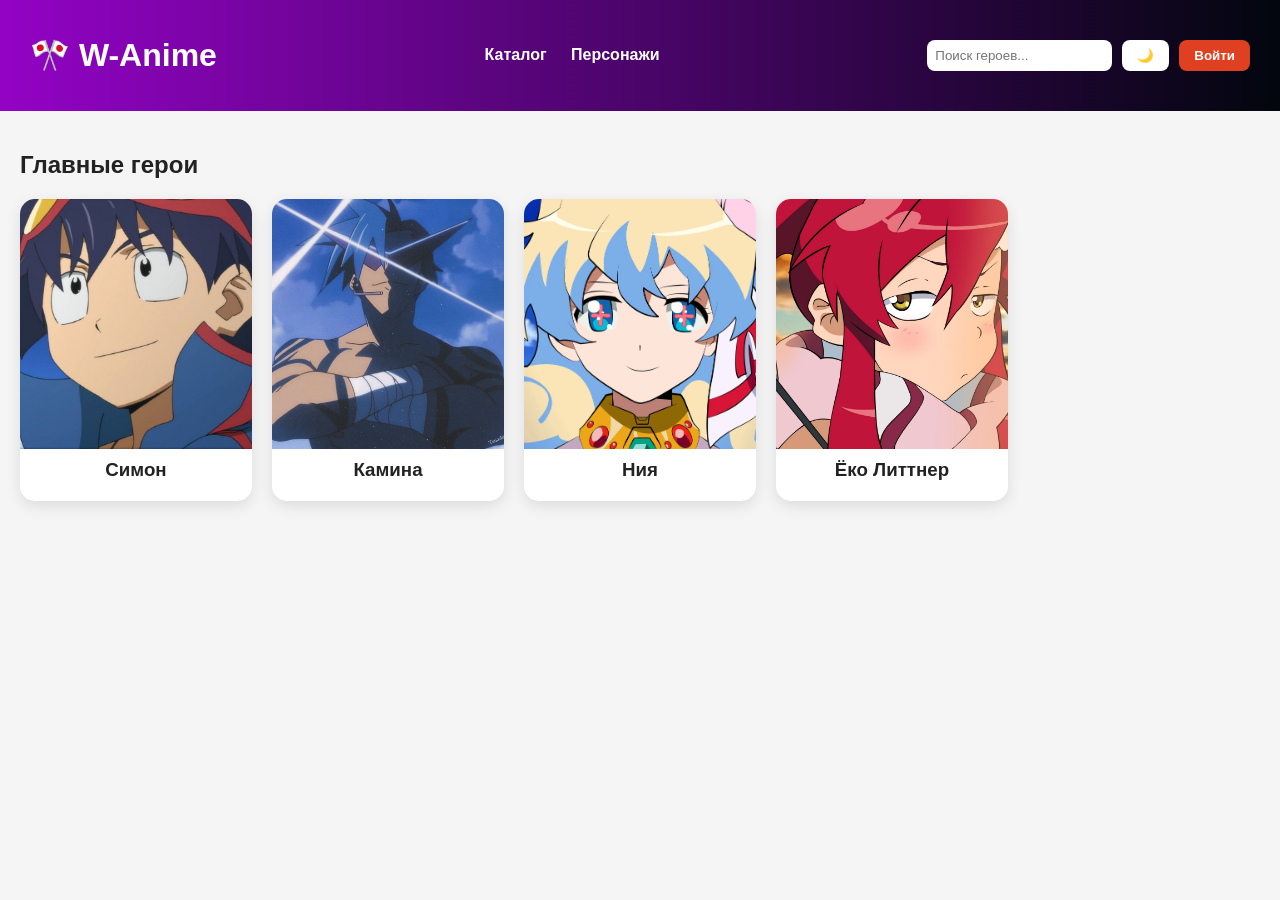
<file: simon.html>
<!DOCTYPE html>
<html lang="ru">
<head>
	<meta charset="UTF-8">
	<meta name="viewport" content="width=device-width, initial-scale=1.0">
	<title>W-Anime - Главные герои</title>

	<style>
		body {
			margin: 0;
			font-family: Arial, sans-serif;
			transition: 0.3s;
		}

		body.light {
			background: #f5f5f5;
			color: #222;
		}

		body.dark {
			background: #121212;
			color: #fff;
		}

		/* Обновленная шапка */
		header {
			display: flex;
			justify-content: space-between;
			align-items: center;
			padding: 15px 30px;
			background: linear-gradient(90deg, #9303C5, #02060E);
			color: white;
			flex-wrap: wrap;
			gap: 15px;
		}

		.nav a {
			margin: 0 10px;
			text-decoration: none;
			color: white;
			font-weight: bold;
		}

		.header-controls {
			display: flex;
			align-items: center;
			gap: 10px;
			flex-wrap: wrap;
		}

		.search {
			padding: 8px;
			border-radius: 8px;
			border: none;
			outline: none;
			font-family: inherit;
		}

		body.dark .search {
			background: #333;
			color: white;
		}

		.theme-btn {
			padding: 8px 15px;
			border: none;
			border-radius: 8px;
			cursor: pointer;
			background: white;
		}

		body.dark .theme-btn {
			background: #333;
		}

		/* Кнопка входа/выхода */
		.auth-btn {
			padding: 8px 15px;
			border: none;
			border-radius: 8px;
			cursor: pointer;
			background: #e04022;
			color: white;
			font-weight: bold;
			transition: 0.3s;
		}

		.auth-btn:hover {
			background: #ff512f;
		}

		#user-greeting {
			font-weight: bold;
			display: none;
		}

		main {
			padding: 20px;
		}

		.grid {
			display: grid;
			grid-template-columns: repeat(auto-fill, minmax(200px, 1fr));
			gap: 20px;
		}

		.card {
			background: white;
			border-radius: 15px;
			overflow: hidden;
			box-shadow: 0 5px 15px rgba(0,0,0,0.1);
			transition: 0.3s;
			display: flex;
			flex-direction: column;
			text-align: center; /* Центрируем имена */
			padding-bottom: 10px;
		}

		body.dark .card {
			background: #9303C5;
		}

		.card img {
			width: 100%;
			height: 250px;
			object-fit: cover;
		}

		.card h3 {
			margin: 10px;
		}

		.card:hover {
			transform: translateY(-5px);
		}

		/* Стили модального окна авторизации */
		.modal-overlay {
			display: none;
			position: fixed;
			top: 0; left: 0; width: 100%; height: 100%;
			background: rgba(0,0,0,0.6);
			justify-content: center; align-items: center;
			z-index: 1000;
		}

		.modal-content {
			background: white;
			padding: 30px;
			border-radius: 15px;
			width: 300px;
			text-align: center;
			position: relative;
			box-shadow: 0 5px 20px rgba(0,0,0,0.3);
		}

		body.dark .modal-content {
			background: #1e1e1e;
			color: white;
		}

		.close-btn {
			position: absolute;
			top: 10px; right: 15px;
			font-size: 24px;
			cursor: pointer;
			color: #888;
		}

		.close-btn:hover { color: #e04022; }

		.modal-content input {
			width: 90%;
			padding: 10px;
			margin: 10px 0;
			border: 1px solid #ccc;
			border-radius: 8px;
			outline: none;
		}

		body.dark .modal-content input {
			background: #333;
			color: white;
			border: none;
		}

		.modal-content button {
			width: 100%;
			padding: 10px;
			background: #9303C5;
			color: white;
			border: none;
			border-radius: 8px;
			cursor: pointer;
			font-weight: bold;
			margin-top: 10px;
		}

		.modal-content button:hover {
			background: #7a02a3;
		}

		.toggle-auth {
			margin-top: 15px;
			font-size: 14px;
			cursor: pointer;
			color: #e04022;
			text-decoration: underline;
		}
	</style>
</head>

<body class="light">

<header>
	<h1>🎌 W-Anime</h1>

	<nav class="nav">
		<a href="index.html">Каталог</a>
		<a href="chasters.html">Персонажи</a>
	</nav>

	<div class="header-controls">
		<input type="text" id="search" class="search" placeholder="Поиск героев...">
		<button onclick="toggleTheme()" id="themeBtn" class="theme-btn">🌙</button>
		
		<span id="user-greeting">Привет, <span id="username-display"></span>!</span>
		<button id="auth-main-btn" class="auth-btn" onclick="openAuthModal()">Войти</button>
	</div>
</header>

<main>
	<h2>Главные герои</h2>

	<div class="grid" id="animeList"></div>
</main>

<div class="modal-overlay" id="auth-modal">
	<div class="modal-content">
		<span class="close-btn" onclick="closeAuthModal()">×</span>
		<h2 id="modal-title">Вход</h2>
		
		<input type="text" id="username-input" placeholder="Имя пользователя">
		<input type="password" id="password-input" placeholder="Пароль">
		
		<button id="submit-auth-btn" onclick="handleAuth()">Войти</button>
		
		<div class="toggle-auth" onclick="toggleAuthMode()">
			Нет аккаунта? Зарегистрироваться
		</div>
	</div>
</div>

<script>
	const anime = [
		{ 
			title: "Симон", 
			img: "simon.jpg",
		},
		{ 
			title: "Камина", 
			img: "Kamina.jpg",
		},
		{ 
			title: "Ния", 
			img: "Nia.webp",
		},
		{ 
			title: "Ёко Литтнер", 
			img: "Ioko.jpg",
		},
	];

	const list = document.getElementById('animeList');
	const search = document.getElementById('search');
	const themeBtn = document.getElementById('themeBtn');

	// --- 1. ТЕМА ---
	function initTheme() {
		const savedTheme = localStorage.getItem('theme');
		if (savedTheme === 'dark') {
			document.body.classList.add('dark');
			themeBtn.textContent = '☀️';
		} else {
			document.body.classList.remove('dark');
			themeBtn.textContent = '🌙';
		}
	}

	function toggleTheme() {
		document.body.classList.toggle('dark');
		const isDark = document.body.classList.contains('dark');
		
		if (isDark) {
			themeBtn.textContent = '☀️';
			localStorage.setItem('theme', 'dark');
		} else {
			themeBtn.textContent = '🌙';
			localStorage.setItem('theme', 'light');
		}
	}

	// --- 2. ОПТИМИЗИРОВАННЫЙ РЕНДЕР И ПОИСК ---
	function render(data) {
		const htmlString = data.map(a => {
			return `
				<div class="card">
					<img src="${a.img}" alt="${a.title}">
					<h3>${a.title}</h3>
				</div>
			`;
		}).join('');

		list.innerHTML = htmlString;
	}

	search.addEventListener("input", () => {
		const value = search.value.toLowerCase();
		const filtered = anime.filter(a => a.title.toLowerCase().includes(value));
		render(filtered);
	});

	// --- 3. РЕГИСТРАЦИЯ И АВТОРИЗАЦИЯ ---
	let isLoginMode = true;

	function checkAuth() {
		const currentUser = localStorage.getItem('currentUser');
		const greeting = document.getElementById('user-greeting');
		const nameDisplay = document.getElementById('username-display');
		const mainBtn = document.getElementById('auth-main-btn');

		if (currentUser) {
			greeting.style.display = 'inline';
			nameDisplay.innerText = currentUser;
			mainBtn.innerText = 'Выйти';
			mainBtn.onclick = logout;
		} else {
			greeting.style.display = 'none';
			mainBtn.innerText = 'Войти';
			mainBtn.onclick = openAuthModal;
		}
	}

	function openAuthModal() {
		document.getElementById('auth-modal').style.display = 'flex';
		setLoginMode(true);
	}

	function closeAuthModal() {
		document.getElementById('auth-modal').style.display = 'none';
		document.getElementById('username-input').value = '';
		document.getElementById('password-input').value = '';
	}

	function toggleAuthMode() {
		setLoginMode(!isLoginMode);
	}

	function setLoginMode(mode) {
		isLoginMode = mode;
		const title = document.getElementById('modal-title');
		const submitBtn = document.getElementById('submit-auth-btn');
		const toggleText = document.querySelector('.toggle-auth');

		if (isLoginMode) {
			title.innerText = 'Вход';
			submitBtn.innerText = 'Войти';
			toggleText.innerText = 'Нет аккаунта? Зарегистрироваться';
		} else {
			title.innerText = 'Регистрация';
			submitBtn.innerText = 'Зарегистрироваться';
			toggleText.innerText = 'Уже есть аккаунт? Войти';
		}
	}

	function handleAuth() {
		const username = document.getElementById('username-input').value.trim();
		const password = document.getElementById('password-input').value.trim();

		if (!username || !password) {
			alert("Заполните все поля!");
			return;
		}

		let users = JSON.parse(localStorage.getItem('users')) || {};

		if (isLoginMode) {
			if (users[username] && users[username] === password) {
				localStorage.setItem('currentUser', username);
				closeAuthModal();
				checkAuth();
			} else {
				alert("Неверное имя пользователя или пароль!");
			}
		} else {
			if (users[username]) {
				alert("Пользователь с таким именем уже существует!");
			} else {
				users[username] = password;
				localStorage.setItem('users', JSON.stringify(users));
				localStorage.setItem('currentUser', username); 
				alert("Регистрация прошла успешно!");
				closeAuthModal();
				checkAuth();
			}
		}
	}

	function logout() {
		localStorage.removeItem('currentUser');
		checkAuth();
	}

	// Инициализация при загрузке
	initTheme();
	checkAuth();
	render(anime);
</script>

</body>
</html>
</file>
